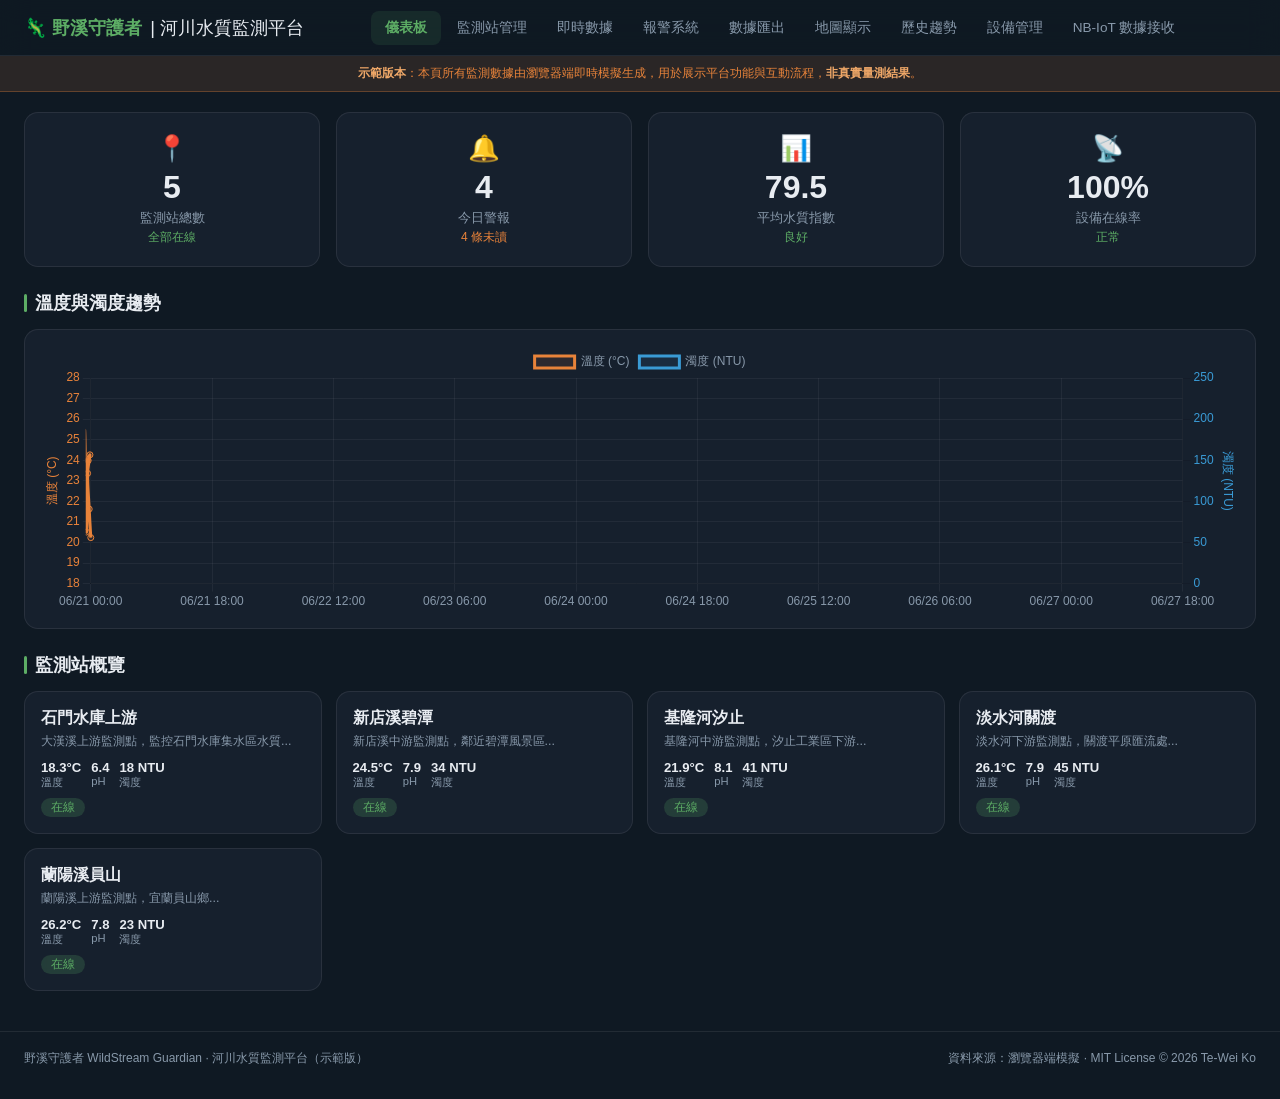
<file: docs/index.html>
<!DOCTYPE html>
<html lang="zh-Hant">
<head>
<meta charset="UTF-8">
<meta name="viewport" content="width=device-width, initial-scale=1.0">
<title>野溪守護者 — 全端河川水質監測平台</title>
<meta name="description" content="野溪守護者 WildStream Guardian：河川水質監測平台示範版，整合監測站管理、即時數據、異常警報、地圖定位、歷史趨勢與 CSV 資料匯出。">
<meta name="theme-color" content="#0F1923">
<link rel="manifest" href="manifest.json">
<link rel="icon" href="icons/favicon-32.png" sizes="32x32">
<link rel="apple-touch-icon" href="icons/apple-touch-icon.png">
<link rel="stylesheet" href="vendor/leaflet.css" />
<script src="vendor/leaflet.js"></script>
<script src="vendor/chart.umd.min.js"></script>
<style>
:root {
  --river-blue: #1A6B5A; --stream-blue: #3A9BD5; --eco-green: #5DAD65;
  --alert-orange: #E8833A; --bg-deep: #0F1923; --card-bg: #1A2332;
  --text-primary: #E8ECF1; --text-secondary: #8899AA; --border: rgba(255,255,255,0.08);
  --card-radius: 14px; --glass-blur: 12px;
}
* { margin: 0; padding: 0; box-sizing: border-box; }
body { font-family: "PingFang TC", "Helvetica Neue", "Microsoft JhengHei", sans-serif; background: var(--bg-deep); color: var(--text-primary); min-height: 100vh; }
.glass { background: rgba(26,35,50,0.75); backdrop-filter: blur(var(--glass-blur)); -webkit-backdrop-filter: blur(var(--glass-blur)); border: 1px solid var(--border); border-radius: var(--card-radius); }
/* Navbar */
.navbar { background: rgba(15,25,35,0.92); backdrop-filter: blur(16px); border-bottom: 1px solid var(--border); padding: 0 24px; display: flex; align-items: center; height: 56px; position: sticky; top: 0; z-index: 1000; }
.navbar .logo { font-size: 1.15rem; font-weight: 700; color: var(--eco-green); display: flex; align-items: center; gap: 8px; }
.navbar .logo span { color: var(--text-primary); font-weight: 400; }
.tab-nav { display: flex; flex: 1; justify-content: center; gap: 2px; overflow-x: auto; }
.tab-btn { background: transparent; border: none; color: var(--text-secondary); padding: 8px 14px; cursor: pointer; border-radius: 8px; font-size: 0.85rem; font-family: inherit; white-space: nowrap; transition: all 0.2s; }
.tab-btn:hover { color: var(--text-primary); background: rgba(255,255,255,0.05); }
.tab-btn.active { color: var(--eco-green); background: rgba(93,173,101,0.12); font-weight: 600; }
/* Content */
.content { max-width: 1400px; margin: 0 auto; padding: 20px 24px 40px; }
.tab-panel { display: none; animation: fadeIn 0.3s ease; }
.tab-panel.active { display: block; }
@keyframes fadeIn { from { opacity: 0; transform: translateY(6px); } to { opacity: 1; transform: translateY(0); } }
/* KPI Cards */
.kpi-grid { display: grid; grid-template-columns: repeat(4,1fr); gap: 16px; margin-bottom: 24px; }
.kpi-card { padding: 20px; text-align: center; }
.kpi-card .icon { font-size: 1.6rem; margin-bottom: 6px; }
.kpi-card .value { font-size: 2rem; font-weight: 700; }
.kpi-card .label { font-size: 0.8rem; color: var(--text-secondary); margin-top: 4px; }
.kpi-card .change { font-size: 0.75rem; margin-top: 2px; }
.chart-container { position: relative; height: 300px; margin-bottom: 24px; }
.chart-container canvas { width: 100% !important; }
/* Site Cards */
.site-grid { display: grid; grid-template-columns: repeat(auto-fill, minmax(240px,1fr)); gap: 14px; }
.site-card { padding: 16px; cursor: default; transition: transform 0.15s; }
.site-card:hover { transform: translateY(-2px); }
.site-card .site-name { font-weight: 600; font-size: 1rem; margin-bottom: 4px; }
.site-card .site-loc { font-size: 0.78rem; color: var(--text-secondary); margin-bottom: 10px; }
.site-card .site-metrics { display: flex; flex-wrap: wrap; gap: 10px; font-size: 0.82rem; }
.site-card .metric { display: flex; flex-direction: column; }
.site-card .metric .mval { font-weight: 600; }
.site-card .metric .mlbl { font-size: 0.7rem; color: var(--text-secondary); }
.site-card .status { display: inline-block; padding: 2px 10px; border-radius: 12px; font-size: 0.72rem; margin-top: 8px; }
.status.online { background: rgba(93,173,101,0.2); color: var(--eco-green); }
.status.offline { background: rgba(232,131,58,0.2); color: var(--alert-orange); }
/* Tables */
.data-table { width: 100%; border-collapse: collapse; font-size: 0.85rem; }
.data-table th { text-align: left; padding: 10px 12px; border-bottom: 1px solid var(--border); color: var(--text-secondary); font-weight: 500; font-size: 0.78rem; text-transform: uppercase; }
.data-table td { padding: 10px 12px; border-bottom: 1px solid rgba(255,255,255,0.04); }
.data-table tr:hover td { background: rgba(255,255,255,0.02); }
.btn { padding: 7px 16px; border-radius: 8px; border: none; cursor: pointer; font-family: inherit; font-size: 0.82rem; transition: all 0.15s; }
.btn-primary { background: var(--river-blue); color: #fff; }
.btn-primary:hover { background: #1F7D6A; }
.btn-sm { padding: 4px 10px; font-size: 0.75rem; border-radius: 6px; }
.btn-outline { background: transparent; border: 1px solid var(--border); color: var(--text-primary); }
.btn-outline:hover { background: rgba(255,255,255,0.05); }
.btn-danger { background: #C0392B; color: #fff; }
.btn-success { background: var(--eco-green); color: #fff; }
/* Modal */
.modal-overlay { display: none; position: fixed; top: 0; left: 0; width: 100%; height: 100%; background: rgba(0,0,0,0.6); z-index: 2000; align-items: center; justify-content: center; }
.modal-overlay.show { display: flex; }
.modal { background: #1A2332; border: 1px solid var(--border); border-radius: 16px; padding: 24px; width: 90%; max-width: 520px; }
.modal h3 { margin-bottom: 16px; }
.form-group { margin-bottom: 14px; }
.form-group label { display: block; font-size: 0.8rem; color: var(--text-secondary); margin-bottom: 4px; }
.form-group input, .form-group textarea, .form-group select { width: 100%; padding: 8px 12px; border-radius: 8px; border: 1px solid var(--border); background: var(--bg-deep); color: var(--text-primary); font-family: inherit; font-size: 0.85rem; }
.form-group textarea { resize: vertical; min-height: 60px; }
.modal-actions { display: flex; gap: 10px; justify-content: flex-end; margin-top: 20px; }
/* Alert */
.alert-dot { width: 8px; height: 8px; border-radius: 50%; display: inline-block; margin-right: 6px; }
.alert-dot.unread { background: #E74C3C; }
.alert-dot.read { background: var(--text-secondary); }
.badge { display: inline-block; padding: 2px 8px; border-radius: 6px; font-size: 0.72rem; font-weight: 600; }
.badge-pollution { background: rgba(231,76,60,0.2); color: #E74C3C; }
.badge-abnormal_ph { background: rgba(232,131,58,0.2); color: var(--alert-orange); }
.badge-low_battery { background: rgba(241,196,15,0.2); color: #F1C40F; }
/* Filter bar */
.filter-bar { display: flex; gap: 10px; margin-bottom: 16px; align-items: center; flex-wrap: wrap; }
.filter-bar select, .filter-bar input { padding: 6px 12px; border-radius: 8px; border: 1px solid var(--border); background: var(--bg-deep); color: var(--text-primary); font-family: inherit; font-size: 0.82rem; }
/* Map */
.map-container { height: 600px; border-radius: var(--card-radius); overflow: hidden; border: 1px solid var(--border); }
.map-container .leaflet-popup-content-wrapper { background: #1A2332; color: var(--text-primary); font-family: inherit; }
.map-container .leaflet-popup-tip { background: #1A2332; }
/* NB-IoT panel */
.payload-editor { width: 100%; min-height: 180px; background: var(--bg-deep); color: var(--eco-green); border: 1px solid var(--border); border-radius: 10px; padding: 14px; font-family: 'SF Mono','Fira Code',monospace; font-size: 0.82rem; resize: vertical; }
.log-panel { background: rgba(0,0,0,0.3); border-radius: 10px; padding: 14px; max-height: 300px; overflow-y: auto; font-family: 'SF Mono',monospace; font-size: 0.78rem; }
.log-entry { padding: 3px 0; border-bottom: 1px solid rgba(255,255,255,0.03); }
.log-entry .time { color: var(--text-secondary); margin-right: 8px; }
.log-entry.warn { color: var(--alert-orange); }
.log-entry.error { color: #E74C3C; }
/* Checkbox group */
.checkbox-group { display: flex; flex-wrap: wrap; gap: 6px 14px; }
.checkbox-group label { font-size: 0.82rem; cursor: pointer; display: flex; align-items: center; gap: 4px; }
/* Responsive */
@media (max-width: 900px) {
  .kpi-grid { grid-template-columns: repeat(2,1fr); }
  .site-grid { grid-template-columns: repeat(auto-fill, minmax(200px,1fr)); }
  .tab-nav { justify-content: flex-start; }
}
@media (max-width: 600px) {
  .kpi-grid { grid-template-columns: 1fr; }
  .navbar { padding: 0 12px; }
  .tab-btn { padding: 6px 10px; font-size: 0.78rem; }
}
/* Section title */
.section-title { font-size: 1.1rem; font-weight: 600; margin-bottom: 14px; color: var(--text-primary); display: flex; align-items: center; gap: 8px; }
.section-title::before { content: ''; width: 3px; height: 18px; background: var(--eco-green); border-radius: 2px; display: inline-block; }
/* Product cards */
.product-grid { display: grid; grid-template-columns: repeat(auto-fill, minmax(220px,1fr)); gap: 14px; }
.product-card { padding: 18px; display: flex; flex-direction: column; }
.product-card .prod-name { font-weight: 600; font-size: 0.95rem; }
.product-card .prod-desc { font-size: 0.78rem; color: var(--text-secondary); margin: 6px 0 10px; flex: 1; }
.product-card .prod-price { font-size: 1.15rem; font-weight: 700; color: var(--alert-orange); }
/* Details row */
.detail-row { background: rgba(0,0,0,0.2); }
.detail-row td { padding: 16px 20px !important; }
.detail-content { display: grid; grid-template-columns: repeat(auto-fill,minmax(180px,1fr)); gap: 10px; font-size: 0.82rem; }
/* Demo banner & footer */
.demo-banner { background: rgba(232,131,58,0.12); border-bottom: 1px solid rgba(232,131,58,0.3); color: #E8833A; font-size: 0.78rem; text-align: center; padding: 8px 16px; line-height: 1.5; }
.demo-banner b { color: #F0A868; }
.site-footer { max-width: 1400px; margin: 0 auto; padding: 18px 24px 32px; display: flex; justify-content: space-between; gap: 10px; flex-wrap: wrap; font-size: 0.75rem; color: var(--text-secondary); border-top: 1px solid var(--border); }
</style>
</head>
<body>

<!-- Navbar -->
<nav class="navbar">
  <div class="logo">&#x1F98E; 野溪守護者 <span>| 河川水質監測平台</span></div>
  <div class="tab-nav" id="tabNav">
    <button class="tab-btn active" data-tab="dashboard">儀表板</button>
    <button class="tab-btn" data-tab="stations">監測站管理</button>
    <button class="tab-btn" data-tab="realtime">即時數據</button>
    <button class="tab-btn" data-tab="alerts">報警系統</button>
    <button class="tab-btn" data-tab="export">數據匯出</button>
    <button class="tab-btn" data-tab="map">地圖顯示</button>
    <button class="tab-btn" data-tab="trends">歷史趨勢</button>
    <button class="tab-btn" data-tab="devices">設備管理</button>
    <button class="tab-btn" data-tab="nbiot">NB-IoT 數據接收</button>
  </div>
</nav>

<div class="demo-banner"><b>示範版本</b>：本頁所有監測數據由瀏覽器端即時模擬生成，用於展示平台功能與互動流程，<b>非真實量測結果</b>。</div>

<div class="content" id="contentArea"></div>

<footer class="site-footer">
  <span>野溪守護者 WildStream Guardian · 河川水質監測平台（示範版）</span>
  <span>資料來源：瀏覽器端模擬 · MIT License &copy; 2026 Te-Wei Ko</span>
</footer>

<script>
// ========== 模擬數據 ==========
const SITES = [
  {id:1, name:'石門水庫上游', lat:24.812, lng:121.246, description:'大漢溪上游監測點，監控石門水庫集水區水質'},
  {id:2, name:'新店溪碧潭', lat:24.957, lng:121.536, description:'新店溪中游監測點，鄰近碧潭風景區'},
  {id:3, name:'基隆河汐止', lat:25.066, lng:121.653, description:'基隆河中游監測點，汐止工業區下游'},
  {id:4, name:'淡水河關渡', lat:25.121, lng:121.465, description:'淡水河下游監測點，關渡平原匯流處'},
  {id:5, name:'蘭陽溪員山', lat:24.746, lng:121.725, description:'蘭陽溪上游監測點，宜蘭員山鄉'}
];

// 生成28條傳感器數據（每6小時×7天）
function generateSensorData(siteId) {
  const records = [];
  const baseDate = new Date('2026-06-21T00:00:00');
  for (let i = 0; i < 28; i++) {
    const dt = new Date(baseDate.getTime() + i * 6 * 3600 * 1000);
    let temp = 18 + Math.random() * 10;
    let ph = 6 + Math.random() * 2.5;
    let turbidity = 5 + Math.random() * 45;
    let dissolved_oxygen = 3 + Math.random() * 6;
    let conductivity = 150 + Math.random() * 450;
    let ammonia_nitrogen = 0.05 + Math.random() * 0.45;
    let total_phosphorus = 0.01 + Math.random() * 0.19;

    // 石門水庫第50-54條（即第22-26條索引，0-based: 21-25）模擬工業區污染事件
    if (siteId === 1 && i >= 21 && i <= 25) {
      turbidity = 180 + Math.random() * 60;
      ph = 5.2 + Math.random() * 1.2;
      ammonia_nitrogen = 1.5 + Math.random() * 1.0;
    }
    records.push({
      timestamp: dt.toISOString(),
      temperature: Math.round(temp * 10) / 10,
      pH: Math.round(ph * 10) / 10,
      turbidity: Math.round(turbidity),
      dissolved_oxygen: Math.round(dissolved_oxygen * 10) / 10,
      conductivity: Math.round(conductivity),
      ammonia_nitrogen: Math.round(ammonia_nitrogen * 100) / 100,
      total_phosphorus: Math.round(total_phosphorus * 100) / 100
    });
  }
  return records;
}

const SENSOR_DATA = {};
SITES.forEach(s => { SENSOR_DATA[s.id] = generateSensorData(s.id); });

// NB-IoT設備
const NB_IOT_DEVICES = [
  {device_id:'NBIOT-TW-001', site_id:1, signal:-78, battery:92, last_comms:'2026-06-28T10:15:00Z'},
  {device_id:'NBIOT-TW-002', site_id:2, signal:-65, battery:88, last_comms:'2026-06-28T10:12:00Z'},
  {device_id:'NBIOT-TW-003', site_id:3, signal:-82, battery:45, last_comms:'2026-06-28T09:58:00Z'},
  {device_id:'NBIOT-TW-004', site_id:4, signal:-71, battery:76, last_comms:'2026-06-28T10:14:00Z'},
  {device_id:'NBIOT-TW-005', site_id:5, signal:-59, battery:95, last_comms:'2026-06-28T10:16:00Z'}
];

// 歷史警報
const ALERTS = [
  {id:1, time:'2026-06-28T08:32:00Z', site_id:1, site_name:'石門水庫上游', type:'pollution', level:'high', message:'濁度異常升高至215 NTU，疑似工業廢水排放', read:false},
  {id:2, time:'2026-06-28T07:15:00Z', site_id:1, site_name:'石門水庫上游', type:'pollution', level:'high', message:'濁度持續超標 198 NTU', read:false},
  {id:3, time:'2026-06-27T22:00:00Z', site_id:1, site_name:'石門水庫上游', type:'pollution', level:'medium', message:'濁度達 185 NTU，超過警戒值', read:true},
  {id:4, time:'2026-06-27T18:30:00Z', site_id:3, site_name:'基隆河汐止', type:'abnormal_ph', level:'medium', message:'pH值降至5.6，低於正常範圍', read:true},
  {id:5, time:'2026-06-27T14:00:00Z', site_id:3, site_name:'基隆河汐止', type:'abnormal_ph', level:'medium', message:'pH值降至5.3，持續偏低', read:false},
  {id:6, time:'2026-06-26T09:45:00Z', site_id:5, site_name:'蘭陽溪員山', type:'low_battery', level:'low', message:'NB-IoT設備 NBIOT-TW-005 電量低於15%', read:false}
];

// 商城產品
const PRODUCTS = [
  {id:1, name:'基礎監測套件', desc:'NB-IoT主控+溫度/pH感測器，適合一般河川', price:1750},
  {id:2, name:'專業監測套件', desc:'全參數監測：溫度/pH/濁度/溶氧/導電度/氨氮/總磷', price:3200},
  {id:3, name:'濁度感測模組', desc:'高精度光學濁度計，量程0-1000 NTU', price:450},
  {id:4, name:'太陽能供電包', desc:'20W太陽能板+鋰電池組，確保野外持續運作', price:600}
];

// NB-IoT接收數據陣列
let nbIotReceivedData = [];

// ========== 工具函數 ==========
function formatTime(isoStr) {
  const d = new Date(isoStr);
  return `${d.getFullYear()}/${(d.getMonth()+1).toString().padStart(2,'0')}/${d.getDate().toString().padStart(2,'0')} ${d.getHours().toString().padStart(2,'0')}:${d.getMinutes().toString().padStart(2,'0')}`;
}
function formatDate(isoStr) {
  const d = new Date(isoStr);
  return `${d.getFullYear()}-${(d.getMonth()+1).toString().padStart(2,'0')}-${d.getDate().toString().padStart(2,'0')}`;
}
function getLatest(siteId) {
  const arr = SENSOR_DATA[siteId];
  return arr[arr.length - 1];
}

// ========== Tab 切換 ==========
let currentTab = 'dashboard';
const charts = {};

document.getElementById('tabNav').addEventListener('click', e => {
  const btn = e.target.closest('.tab-btn');
  if (!btn) return;
  document.querySelectorAll('.tab-btn').forEach(b => b.classList.remove('active'));
  btn.classList.add('active');
  currentTab = btn.dataset.tab;
  renderTab(currentTab);
});

// ========== 渲染引擎 ==========
function renderTab(tab) {
  const area = document.getElementById('contentArea');
  switch(tab) {
    case 'dashboard': renderDashboard(area); break;
    case 'stations': renderStations(area); break;
    case 'realtime': renderRealtime(area); break;
    case 'alerts': renderAlerts(area); break;
    case 'export': renderExport(area); break;
    case 'map': renderMap(area); break;
    case 'trends': renderTrends(area); break;
    case 'devices': renderDevices(area); break;
    case 'nbiot': renderNBIoT(area); break;
  }
}

// ====== 1. 儀表板 ======
function renderDashboard(area) {
  const totalStations = SITES.length;
  const unreadAlerts = ALERTS.filter(a => !a.read).length;
  const avgWqi = (SITES.reduce((sum, s) => {
    const d = getLatest(s.id);
    return sum + (d.pH >= 6.5 && d.pH <= 8.5 ? 80 : 50) + (d.turbidity < 50 ? 85 : d.turbidity < 100 ? 65 : 40);
  }, 0) / SITES.length / 2).toFixed(1);
  const onlineRate = '100%';

  area.innerHTML = `
    <div class="kpi-grid">
      <div class="kpi-card glass"><div class="icon">&#x1F4CD;</div><div class="value">${totalStations}</div><div class="label">監測站總數</div><div class="change" style="color:var(--eco-green)">全部在線</div></div>
      <div class="kpi-card glass"><div class="icon">&#x1F514;</div><div class="value">${unreadAlerts}</div><div class="label">今日警報</div><div class="change" style="color:var(--alert-orange)">${unreadAlerts} 條未讀</div></div>
      <div class="kpi-card glass"><div class="icon">&#x1F4CA;</div><div class="value">${avgWqi}</div><div class="label">平均水質指數</div><div class="change" style="color:var(--eco-green)">良好</div></div>
      <div class="kpi-card glass"><div class="icon">&#x1F4E1;</div><div class="value">${onlineRate}</div><div class="label">設備在線率</div><div class="change" style="color:var(--eco-green)">正常</div></div>
    </div>
    <div class="section-title">溫度與濁度趨勢</div>
    <div class="chart-container glass" style="padding:16px;"><canvas id="dashboardTrendChart"></canvas></div>
    <div class="section-title">監測站概覽</div>
    <div class="site-grid" id="dashboardSiteGrid"></div>
  `;

  // 趨勢圖
  const ctx = document.getElementById('dashboardTrendChart').getContext('2d');
  const labels = SENSOR_DATA[1].map(r => formatTime(r.timestamp).slice(5));
  charts.dashboard = new Chart(ctx, {
    type: 'line',
    data: {
      labels,
      datasets: [
        { label: '溫度 (°C)', data: SENSOR_DATA[1].map(r => r.temperature), borderColor: '#E8833A', backgroundColor: 'rgba(232,131,58,0.1)', yAxisID: 'y', tension: 0.3, fill: false },
        { label: '濁度 (NTU)', data: SENSOR_DATA[1].map(r => r.turbidity), borderColor: '#3A9BD5', backgroundColor: 'rgba(58,155,213,0.1)', yAxisID: 'y1', tension: 0.3, fill: false }
      ]
    },
    options: {
      responsive: true, maintainAspectRatio: false,
      plugins: { legend: { labels: { color: '#8899AA' } } },
      scales: {
        x: { ticks: { color: '#8899AA', maxTicksLimit: 10 }, grid: { color: 'rgba(255,255,255,0.05)' } },
        y: { type: 'linear', position: 'left', title: { display: true, text: '溫度 (°C)', color: '#E8833A' }, ticks: { color: '#E8833A' }, grid: { color: 'rgba(255,255,255,0.05)' } },
        y1: { type: 'linear', position: 'right', title: { display: true, text: '濁度 (NTU)', color: '#3A9BD5' }, ticks: { color: '#3A9BD5' }, grid: { drawOnChartArea: false } }
      }
    }
  });

  // 站點卡片
  const grid = document.getElementById('dashboardSiteGrid');
  SITES.forEach(s => {
    const d = getLatest(s.id);
    const card = document.createElement('div');
    card.className = 'site-card glass';
    card.innerHTML = `
      <div class="site-name">${s.name}</div>
      <div class="site-loc">${s.description.slice(0,20)}...</div>
      <div class="site-metrics">
        <div class="metric"><span class="mval">${d.temperature}°C</span><span class="mlbl">溫度</span></div>
        <div class="metric"><span class="mval">${d.pH}</span><span class="mlbl">pH</span></div>
        <div class="metric"><span class="mval">${d.turbidity} NTU</span><span class="mlbl">濁度</span></div>
      </div>
      <span class="status online">在線</span>
    `;
    grid.appendChild(card);
  });
}

// ====== 2. 監測站管理 ======
function renderStations(area) {
  area.innerHTML = `
    <div style="display:flex;justify-content:space-between;align-items:center;margin-bottom:14px;">
      <div class="section-title" style="margin-bottom:0;">監測站列表</div>
      <button class="btn btn-primary" onclick="openStationModal()">+ 新增監測站</button>
    </div>
    <div class="glass" style="overflow-x:auto;">
      <table class="data-table" id="stationsTable">
        <thead><tr><th>ID</th><th>名稱</th><th>緯度</th><th>經度</th><th>描述</th><th>操作</th></tr></thead>
        <tbody id="stationsTbody"></tbody>
      </table>
    </div>
    <div class="modal-overlay" id="stationModal">
      <div class="modal">
        <h3 id="stationModalTitle">新增監測站</h3>
        <div class="form-group"><label>監測站名稱</label><input id="sName"></div>
        <div class="form-group"><label>緯度</label><input id="sLat" type="number" step="0.001"></div>
        <div class="form-group"><label>經度</label><input id="sLng" type="number" step="0.001"></div>
        <div class="form-group"><label>描述</label><textarea id="sDesc"></textarea></div>
        <input type="hidden" id="sEditId">
        <div class="modal-actions">
          <button class="btn btn-outline" onclick="closeStationModal()">取消</button>
          <button class="btn btn-primary" onclick="saveStation()">儲存</button>
        </div>
      </div>
    </div>
  `;
  refreshStationsTable();
}
function refreshStationsTable() {
  const tbody = document.getElementById('stationsTbody');
  tbody.innerHTML = SITES.map(s => `
    <tr>
      <td>${s.id}</td>
      <td><a href="#" onclick="expandStationRow(event,${s.id})" style="color:var(--stream-blue);text-decoration:none;">${s.name}</a></td>
      <td>${s.lat}</td>
      <td>${s.lng}</td>
      <td>${s.description.slice(0,25)}...</td>
      <td>
        <button class="btn btn-sm btn-outline" onclick="editStation(${s.id})">編輯</button>
        <button class="btn btn-sm btn-danger" onclick="deleteStation(${s.id})">刪除</button>
      </td>
    </tr>
  `).join('');
}
function expandStationRow(e, id) {
  e.preventDefault();
  const existing = document.querySelector(`.detail-row[data-site="${id}"]`);
  if (existing) { existing.remove(); return; }
  const s = SITES.find(x => x.id === id);
  const d = getLatest(id);
  const tr = document.createElement('tr');
  tr.className = 'detail-row'; tr.dataset.site = id;
  tr.innerHTML = `<td colspan="6">
    <div class="detail-content">
      <div><strong>最新溫度</strong><br>${d.temperature} °C</div>
      <div><strong>最新pH</strong><br>${d.pH}</div>
      <div><strong>最新濁度</strong><br>${d.turbidity} NTU</div>
      <div><strong>溶氧</strong><br>${d.dissolved_oxygen} mg/L</div>
      <div><strong>導電度</strong><br>${d.conductivity} µS/cm</div>
      <div><strong>氨氮</strong><br>${d.ammonia_nitrogen} mg/L</div>
      <div><strong>總磷</strong><br>${d.total_phosphorus} mg/L</div>
      <div><strong>完整描述</strong><br>${s.description}</div>
    </div>
  </td>`;
  e.target.closest('tr').after(tr);
}
function openStationModal(id) {
  document.getElementById('stationModal').classList.add('show');
  if (id) {
    const s = SITES.find(x => x.id === id);
    document.getElementById('stationModalTitle').textContent = '編輯監測站';
    document.getElementById('sName').value = s.name;
    document.getElementById('sLat').value = s.lat;
    document.getElementById('sLng').value = s.lng;
    document.getElementById('sDesc').value = s.description;
    document.getElementById('sEditId').value = id;
  } else {
    document.getElementById('stationModalTitle').textContent = '新增監測站';
    document.getElementById('sName').value = '';
    document.getElementById('sLat').value = '';
    document.getElementById('sLng').value = '';
    document.getElementById('sDesc').value = '';
    document.getElementById('sEditId').value = '';
  }
}
function closeStationModal() { document.getElementById('stationModal').classList.remove('show'); }
function saveStation() {
  const editId = document.getElementById('sEditId').value;
  const name = document.getElementById('sName').value.trim();
  const lat = parseFloat(document.getElementById('sLat').value);
  const lng = parseFloat(document.getElementById('sLng').value);
  const desc = document.getElementById('sDesc').value.trim();
  if (!name || isNaN(lat) || isNaN(lng)) { alert('請填寫完整資訊'); return; }
  if (editId) {
    const s = SITES.find(x => x.id == editId);
    s.name = name; s.lat = lat; s.lng = lng; s.description = desc;
  } else {
    const newId = Math.max(...SITES.map(x => x.id)) + 1;
    SITES.push({id: newId, name, lat, lng, description: desc});
    SENSOR_DATA[newId] = generateSensorData(newId);
  }
  closeStationModal();
  refreshStationsTable();
  if (currentTab === 'dashboard') renderDashboard(document.getElementById('contentArea'));
}
function deleteStation(id) {
  if (!confirm(`確定要刪除監測站 ID=${id} 嗎？此操作不可復原。`)) return;
  const idx = SITES.findIndex(x => x.id === id);
  if (idx >= 0) SITES.splice(idx, 1);
  delete SENSOR_DATA[id];
  refreshStationsTable();
  if (currentTab === 'dashboard') renderDashboard(document.getElementById('contentArea'));
}
function editStation(id) { openStationModal(id); }

// ====== 3. 即時數據 ======
let realtimeInterval = null;
function renderRealtime(area) {
  area.innerHTML = `
    <div style="display:flex;justify-content:space-between;align-items:center;margin-bottom:14px;">
      <div class="section-title" style="margin-bottom:0;">即時監測數據</div>
      <span style="color:var(--text-secondary);font-size:0.78rem;">自動更新倒數：<span id="realtimeCountdown">30</span> 秒</span>
    </div>
    <div class="glass" style="overflow-x:auto;">
      <table class="data-table" id="realtimeTable">
        <thead><tr><th>站點</th><th>時間</th><th>溫度 (°C)</th><th>pH</th><th>濁度 (NTU)</th><th>溶氧 (mg/L)</th><th>導電度 (µS/cm)</th><th>氨氮 (mg/L)</th><th>總磷 (mg/L)</th><th>狀態</th></tr></thead>
        <tbody id="realtimeTbody"></tbody>
      </table>
    </div>
    <div style="margin-top:12px;font-size:0.75rem;color:var(--text-secondary);">示範資料：由瀏覽器端即時模擬生成，每 30 秒隨機微調 ±5%，非真實量測結果</div>
  `;
  updateRealtimeTable();
  startRealtimeCountdown();
}
function updateRealtimeTable() {
  const tbody = document.getElementById('realtimeTbody');
  tbody.innerHTML = SITES.map(s => {
    const d = getLatest(s.id);
    const status = d.turbidity > 100 ? '<span style="color:#E74C3C;">異常</span>' : '<span style="color:var(--eco-green);">正常</span>';
    return `<tr>
      <td>${s.name}</td><td>${formatTime(d.timestamp)}</td>
      <td>${d.temperature}</td><td>${d.pH}</td><td>${d.turbidity}</td>
      <td>${d.dissolved_oxygen}</td><td>${d.conductivity}</td>
      <td>${d.ammonia_nitrogen}</td><td>${d.total_phosphorus}</td>
      <td>${status}</td>
    </tr>`;
  }).join('');
}
function startRealtimeCountdown() {
  if (realtimeInterval) clearInterval(realtimeInterval);
  let sec = 30;
  const el = document.getElementById('realtimeCountdown');
  realtimeInterval = setInterval(() => {
    sec--; el.textContent = sec;
    if (sec <= 0) {
      sec = 30;
      // 微調數據 ±5%
      SITES.forEach(s => {
        const arr = SENSOR_DATA[s.id];
        const last = arr[arr.length - 1];
        const perturb = () => 0.95 + Math.random() * 0.1;
        last.temperature = Math.round(last.temperature * perturb() * 10) / 10;
        last.turbidity = Math.round(last.turbidity * perturb());
        last.pH = Math.round(last.pH * perturb() * 10) / 10;
        last.dissolved_oxygen = Math.round(last.dissolved_oxygen * perturb() * 10) / 10;
        last.conductivity = Math.round(last.conductivity * perturb());
        last.ammonia_nitrogen = Math.round(last.ammonia_nitrogen * perturb() * 100) / 100;
        last.total_phosphorus = Math.round(last.total_phosphorus * perturb() * 100) / 100;
      });
      updateRealtimeTable();
    }
  }, 1000);
}

// ====== 4. 報警系統 ======
function renderAlerts(area) {
  area.innerHTML = `
    <div class="section-title">報警列表</div>
    <div class="filter-bar" id="alertFilter">
      <button class="btn btn-sm btn-primary" data-filter="all">全部</button>
      <button class="btn btn-sm btn-outline" data-filter="unread">未讀</button>
      <button class="btn btn-sm btn-outline" data-filter="read">已讀</button>
      <span style="color:var(--text-secondary);font-size:0.78rem;margin-left:auto;">點擊「標記已讀」即可處理</span>
    </div>
    <div class="glass" style="overflow-x:auto;">
      <table class="data-table" id="alertsTable">
        <thead><tr><th></th><th>時間</th><th>站點</th><th>類型</th><th>等級</th><th>訊息</th><th>操作</th></tr></thead>
        <tbody id="alertsTbody"></tbody>
      </table>
    </div>
  `;
  renderAlertTable('all');
  document.getElementById('alertFilter').addEventListener('click', e => {
    const btn = e.target.closest('button');
    if (!btn) return;
    document.querySelectorAll('#alertFilter button').forEach(b => { b.className = 'btn btn-sm btn-outline'; });
    btn.className = 'btn btn-sm btn-primary';
    renderAlertTable(btn.dataset.filter);
  });
}
function renderAlertTable(filter) {
  const filtered = ALERTS.filter(a => filter === 'all' || (filter === 'unread' ? !a.read : a.read));
  const tbody = document.getElementById('alertsTbody');
  const typeBadge = t => t === 'pollution' ? 'badge-pollution' : t === 'abnormal_ph' ? 'badge-abnormal_ph' : 'badge-low_battery';
  tbody.innerHTML = filtered.map(a => `
    <tr>
      <td><span class="alert-dot ${a.read ? 'read' : 'unread'}"></span></td>
      <td>${formatTime(a.time)}</td><td>${a.site_name}</td>
      <td><span class="badge ${typeBadge(a.type)}">${a.type}</span></td>
      <td>${a.level}</td><td>${a.message}</td>
      <td>${a.read ? '已讀' : `<button class="btn btn-sm btn-outline" onclick="markAlertRead(${a.id})">標記已讀</button>`}</td>
    </tr>
  `).join('');
}
function markAlertRead(id) {
  const alert = ALERTS.find(a => a.id === id);
  if (alert) alert.read = true;
  const activeFilter = document.querySelector('#alertFilter .btn-primary')?.dataset?.filter || 'all';
  renderAlertTable(activeFilter);
}

// ====== 5. 數據匯出 ======
function renderExport(area) {
  area.innerHTML = `
    <div class="section-title">數據匯出</div>
    <div class="filter-bar">
      <select id="exportSite"><option value="all">全部站點</option>${SITES.map(s => `<option value="${s.id}">${s.name}</option>`).join('')}</select>
      <input type="date" id="exportStart" value="2026-06-21">
      <span style="color:var(--text-secondary);">至</span>
      <input type="date" id="exportEnd" value="2026-06-28">
      <button class="btn btn-primary" onclick="previewExport()">預覽</button>
      <button class="btn btn-success" onclick="exportCSV()">匯出 CSV</button>
    </div>
    <div class="glass" style="overflow-x:auto;max-height:500px;overflow-y:auto;">
      <table class="data-table" id="exportTable">
        <thead><tr><th>站點</th><th>時間</th><th>溫度</th><th>pH</th><th>濁度</th><th>溶氧</th><th>導電度</th><th>氨氮</th><th>總磷</th></tr></thead>
        <tbody id="exportTbody"><tr><td colspan="9" style="text-align:center;color:var(--text-secondary);">請選擇條件後點擊「預覽」</td></tr></tbody>
      </table>
    </div>
  `;
  window._exportData = [];
}
function previewExport() {
  const siteId = document.getElementById('exportSite').value;
  const start = document.getElementById('exportStart').value;
  const end = document.getElementById('exportEnd').value;
  const siteIds = siteId === 'all' ? SITES.map(s => s.id) : [parseInt(siteId)];
  const rows = [];
  siteIds.forEach(sid => {
    const site = SITES.find(s => s.id === sid);
    SENSOR_DATA[sid].forEach(d => {
      const dStr = formatDate(d.timestamp);
      if (dStr >= start && dStr <= end) {
        rows.push([site.name, formatTime(d.timestamp), d.temperature, d.pH, d.turbidity, d.dissolved_oxygen, d.conductivity, d.ammonia_nitrogen, d.total_phosphorus]);
      }
    });
  });
  window._exportData = rows;
  const tbody = document.getElementById('exportTbody');
  tbody.innerHTML = rows.length === 0
    ? '<tr><td colspan="9" style="text-align:center;color:var(--text-secondary);">無符合條件的數據</td></tr>'
    : rows.map(r => `<tr>${r.map(v => `<td>${v}</td>`).join('')}</tr>`).join('');
}
function exportCSV() {
  if (!window._exportData || window._exportData.length === 0) { alert('請先預覽數據'); return; }
  const header = '站點,時間,溫度(°C),pH,濁度(NTU),溶氧(mg/L),導電度(µS/cm),氨氮(mg/L),總磷(mg/L)';
  const csv = header + '\n' + window._exportData.map(r => r.join(',')).join('\n');
  const blob = new Blob(['\uFEFF' + csv], {type: 'text/csv;charset=utf-8'});
  const url = URL.createObjectURL(blob);
  const a = document.createElement('a');
  a.href = url; a.download = `water_quality_export_${new Date().toISOString().slice(0,10)}.csv`;
  a.click(); URL.revokeObjectURL(url);
}

// ====== 6. 地圖顯示 ======
let mapInstance = null;
function renderMap(area) {
  area.innerHTML = `<div class="section-title">監測站地圖</div><div class="map-container" id="mapContainer"></div>`;
  setTimeout(() => {
    if (mapInstance) { mapInstance.remove(); mapInstance = null; }
    mapInstance = L.map('mapContainer').setView([24.9, 121.5], 9);
    L.tileLayer('https://server.arcgisonline.com/ArcGIS/rest/services/World_Imagery/MapServer/tile/{z}/{y}/{x}', {
      attribution: 'Tiles &copy; <a href="https://www.esri.com/">Esri</a> — Esri, Maxar, Earthstar Geographics',
      maxZoom: 18
    }).addTo(mapInstance);
    const markerColors = ['#E74C3C','#3A9BD5','#E8833A','#5DAD65','#1A6B5A'];
    SITES.forEach((s, i) => {
      const d = getLatest(s.id);
      const marker = L.circleMarker([s.lat, s.lng], {
        radius: 10, fillColor: markerColors[i], color: '#fff', weight: 2, fillOpacity: 0.85
      }).addTo(mapInstance);
      marker.bindPopup(`
        <div style="font-family:'PingFang TC',sans-serif;font-size:0.85rem;">
          <strong style="font-size:0.95rem;">${s.name}</strong><br>
          <span style="color:#8899AA;">${s.description}</span><br>
          <span>溫度: ${d.temperature}°C | pH: ${d.pH} | 濁度: ${d.turbidity} NTU</span><br>
          <span style="color:var(--eco-green);">狀態: 在線</span>
        </div>
      `);
    });
  }, 100);
}

// ====== 7. 歷史趨勢 ======
function renderTrends(area) {
  area.innerHTML = `
    <div class="section-title">歷史趨勢分析</div>
    <div class="filter-bar">
      <select id="trendSite">${SITES.map(s => `<option value="${s.id}">${s.name}</option>`).join('')}</select>
      <div class="checkbox-group" id="trendParams">
        <label><input type="checkbox" value="temperature" checked> 溫度</label>
        <label><input type="checkbox" value="pH" checked> pH</label>
        <label><input type="checkbox" value="turbidity" checked> 濁度</label>
        <label><input type="checkbox" value="dissolved_oxygen"> 溶氧</label>
        <label><input type="checkbox" value="conductivity"> 導電度</label>
        <label><input type="checkbox" value="ammonia_nitrogen"> 氨氮</label>
        <label><input type="checkbox" value="total_phosphorus"> 總磷</label>
      </div>
      <button class="btn btn-primary" onclick="updateTrendChart()">更新圖表</button>
    </div>
    <div class="chart-container glass" style="padding:16px;"><canvas id="trendChart"></canvas></div>
    <div class="glass" style="overflow-x:auto;margin-top:14px;">
      <table class="data-table" id="trendStatsTable"><thead><tr><th>參數</th><th>最小值</th><th>最大值</th><th>平均值</th></tr></thead><tbody id="trendStatsTbody"></tbody></table>
    </div>
  `;
  updateTrendChart();
  document.getElementById('trendSite').addEventListener('change', updateTrendChart);
}
function updateTrendChart() {
  const siteId = parseInt(document.getElementById('trendSite').value);
  const params = [...document.querySelectorAll('#trendParams input:checked')].map(c => c.value);
  const data = SENSOR_DATA[siteId];
  const labels = data.map(r => formatTime(r.timestamp).slice(5));
  const colors = {temperature:'#E8833A', pH:'#3A9BD5', turbidity:'#5DAD65', dissolved_oxygen:'#3498DB', conductivity:'#9B59B6', ammonia_nitrogen:'#E74C3C', total_phosphorus:'#F1C40F'};
  const names = {temperature:'溫度 (°C)', pH:'pH', turbidity:'濁度 (NTU)', dissolved_oxygen:'溶氧 (mg/L)', conductivity:'導電度 (µS/cm)', ammonia_nitrogen:'氨氮 (mg/L)', total_phosphorus:'總磷 (mg/L)'};
  const datasets = params.map(p => ({
    label: names[p], data: data.map(r => r[p]), borderColor: colors[p], tension: 0.3, fill: false, pointRadius: 1
  }));
  if (charts.trend) charts.trend.destroy();
  const ctx = document.getElementById('trendChart').getContext('2d');
  charts.trend = new Chart(ctx, {
    type: 'line', data: {labels, datasets},
    options: {
      responsive: true, maintainAspectRatio: false,
      plugins: { legend: { labels: { color: '#8899AA', usePointStyle: true } } },
      scales: {
        x: { ticks: { color: '#8899AA', maxTicksLimit: 10 }, grid: { color: 'rgba(255,255,255,0.05)' } },
        y: { ticks: { color: '#8899AA' }, grid: { color: 'rgba(255,255,255,0.05)' } }
      }
    }
  });
  // 統計表
  const tbody = document.getElementById('trendStatsTbody');
  tbody.innerHTML = params.map(p => {
    const vals = data.map(r => r[p]);
    const min = Math.min(...vals); const max = Math.max(...vals);
    const avg = (vals.reduce((a,b) => a + b, 0) / vals.length).toFixed(2);
    return `<tr><td>${names[p]}</td><td>${typeof min === 'number' ? min.toFixed(2) : min}</td><td>${typeof max === 'number' ? max.toFixed(2) : max}</td><td>${avg}</td></tr>`;
  }).join('');
}

// ====== 8. 設備管理 ======
function renderDevices(area) {
  area.innerHTML = `
    <div class="section-title">NB-IoT 設備管理</div>
    <div class="glass" style="overflow-x:auto;margin-bottom:14px;">
      <table class="data-table" id="devicesTable">
        <thead><tr><th>設備 ID</th><th>歸屬站點</th><th>訊號強度 (dBm)</th><th>電池 (%)</th><th>上次通訊</th><th>操作</th></tr></thead>
        <tbody id="devicesTbody"></tbody>
      </table>
    </div>
    <div style="margin-top:8px;font-size:0.78rem;color:var(--text-secondary);">點擊「觸發模擬數據發送」將隨機生成一條測試數據並送往 NB-IoT 數據接收模組。</div>
  `;
  refreshDevicesTable();
}
function refreshDevicesTable() {
  const tbody = document.getElementById('devicesTbody');
  tbody.innerHTML = NB_IOT_DEVICES.map(d => {
    const site = SITES.find(s => s.id === d.site_id);
    const batStyle = d.battery < 20 ? 'color:#E74C3C;font-weight:600;' : d.battery < 50 ? 'color:#F1C40F;' : '';
    return `<tr>
      <td>${d.device_id}</td><td>${site?.name || '未知'}</td>
      <td>${d.signal} dBm</td><td style="${batStyle}">${d.battery}%</td>
      <td>${formatTime(d.last_comms)}</td>
      <td><button class="btn btn-sm btn-outline" onclick="triggerSimulatedData('${d.device_id}')">觸發模擬數據發送</button></td>
    </tr>`;
  }).join('');
}
function triggerSimulatedData(deviceId) {
  const dev = NB_IOT_DEVICES.find(d => d.device_id === deviceId);
  if (!dev) return;
  const siteId = dev.site_id;
  const temp = 18 + Math.random() * 10;
  const ph = 5.5 + Math.random() * 3.5;
  const turbidity = 5 + Math.random() * 120;
  const battery = dev.battery - Math.random() * 8;
  dev.battery = Math.max(0, Math.round(battery));
  dev.last_comms = new Date().toISOString();
  dev.signal = Math.round(-50 - Math.random() * 40);
  const payload = {
    device_id: deviceId,
    site_id: siteId,
    timestamp: new Date().toISOString(),
    temperature: Math.round(temp * 10) / 10,
    pH: Math.round(ph * 10) / 10,
    turbidity: Math.round(turbidity),
    battery: dev.battery
  };
  nbIotReceivedData.push(payload);
  // 異常檢測
  const logs = [];
  if (turbidity > 100) logs.push({level:'warn', msg:`⚠️ ${deviceId} 濁度 ${Math.round(turbidity)} NTU 超標 → pollution 警報`});
  if (ph < 6 || ph > 9) logs.push({level:'warn', msg:`⚠️ ${deviceId} pH ${ph.toFixed(1)} 異常 → abnormal_ph 警報`});
  if (dev.battery < 15) logs.push({level:'error', msg:`🔋 ${deviceId} 電量 ${dev.battery}% 過低 → low_battery 警報`});
  refreshDevicesTable();
  alert(`設備 ${deviceId} 已發送模擬數據。\n${logs.length > 0 ? logs.map(l => l.msg).join('\n') : '✓ 數據正常，無異常警報'}`);
}

// ====== 9. NB-IoT 數據接收 ======
function renderNBIoT(area) {
  area.innerHTML = `
    <div class="section-title">NB-IoT 數據接收模擬</div>
    <div style="display:grid;grid-template-columns:1fr 1fr;gap:16px;">
      <div>
        <div class="form-group"><label>JSON Payload（模擬 NB-IoT 上行數據）</label></div>
        <textarea class="payload-editor" id="nbiotPayload">{
  "device_id": "NBIOT-TW-001",
  "site_id": 1,
  "timestamp": "${new Date().toISOString()}",
  "temperature": 22.5,
  "pH": 7.2,
  "turbidity": 85,
  "dissolved_oxygen": 5.8,
  "conductivity": 320,
  "ammonia_nitrogen": 0.35,
  "total_phosphorus": 0.12,
  "battery": 88,
  "signal_strength": -78
}</textarea>
        <button class="btn btn-primary" style="margin-top:10px;" onclick="sendNBIoTData()">發送數據</button>
        <button class="btn btn-outline" style="margin-top:10px;margin-left:8px;" onclick="document.getElementById('nbiotPayload').value=JSON.stringify({device_id:'NBIOT-TW-001',site_id:1,timestamp:new Date().toISOString(),temperature:18+(Math.random()*10).toFixed(1),pH:(6+Math.random()*3.5).toFixed(1),turbidity:Math.round(5+Math.random()*200),dissolved_oxygen:(3+Math.random()*6).toFixed(1),conductivity:Math.round(150+Math.random()*450),ammonia_nitrogen:(0.05+Math.random()*2).toFixed(2),total_phosphorus:(0.01+Math.random()*0.5).toFixed(2),battery:Math.round(10+Math.random()*90),signal_strength:Math.round(-50-Math.random()*40)},null,2)">產生隨機 Payload</button>
      </div>
      <div>
        <div class="form-group"><label>接收日誌與異常檢測</label></div>
        <div class="log-panel" id="nbiotLog">
          <div style="color:var(--text-secondary);">等待數據接收...</div>
        </div>
      </div>
    </div>
  `;
}
function sendNBIoTData() {
  const raw = document.getElementById('nbiotPayload').value;
  let data;
  try { data = JSON.parse(raw); } catch(e) { alert('JSON 格式錯誤：' + e.message); return; }
  if (!data.timestamp) data.timestamp = new Date().toISOString();
  nbIotReceivedData.push(data);
  // 異常檢測
  const alerts = [];
  if (data.turbidity && data.turbidity > 100) alerts.push({type:'pollution', msg:`濁度 ${data.turbidity} NTU 超標（>100）`});
  if (data.pH && (data.pH < 6 || data.pH > 9)) alerts.push({type:'abnormal_ph', msg:`pH ${data.pH} 異常（正常範圍 6-9）`});
  if (data.battery !== undefined && data.battery < 15) alerts.push({type:'low_battery', msg:`電量 ${data.battery}% 過低（<15%）`});
  // 更新日誌
  const log = document.getElementById('nbiotLog');
  const entry = document.createElement('div');
  entry.className = 'log-entry';
  const time = new Date().toLocaleTimeString('zh-TW', {hour12:false});
  if (alerts.length > 0) {
    entry.classList.add('warn');
    entry.innerHTML = `<span class="time">${time}</span> 收到 ${data.device_id || 'unknown'} → ${alerts.map(a => a.msg).join(' | ')}`;
  } else {
    entry.innerHTML = `<span class="time">${time}</span> 收到 ${data.device_id || 'unknown'} → ✓ 數據正常`;
  }
  log.insertBefore(entry, log.firstChild);
  if (log.children.length > 50) log.removeChild(log.lastChild);
}

// ========== 初始化 ==========
renderTab('dashboard');

// PWA：註冊 Service Worker（離線快取）
if ('serviceWorker' in navigator) {
  window.addEventListener('load', () => {
    navigator.serviceWorker.register('sw.js').catch(() => {});
  });
}
</script>
</body>
</html>
</file>
<file: docs/vendor/leaflet.css>
/* required styles */

.leaflet-pane,
.leaflet-tile,
.leaflet-marker-icon,
.leaflet-marker-shadow,
.leaflet-tile-container,
.leaflet-pane > svg,
.leaflet-pane > canvas,
.leaflet-zoom-box,
.leaflet-image-layer,
.leaflet-layer {
	position: absolute;
	left: 0;
	top: 0;
	}
.leaflet-container {
	overflow: hidden;
	}
.leaflet-tile,
.leaflet-marker-icon,
.leaflet-marker-shadow {
	-webkit-user-select: none;
	   -moz-user-select: none;
	        user-select: none;
	  -webkit-user-drag: none;
	}
/* Prevents IE11 from highlighting tiles in blue */
.leaflet-tile::selection {
	background: transparent;
}
/* Safari renders non-retina tile on retina better with this, but Chrome is worse */
.leaflet-safari .leaflet-tile {
	image-rendering: -webkit-optimize-contrast;
	}
/* hack that prevents hw layers "stretching" when loading new tiles */
.leaflet-safari .leaflet-tile-container {
	width: 1600px;
	height: 1600px;
	-webkit-transform-origin: 0 0;
	}
.leaflet-marker-icon,
.leaflet-marker-shadow {
	display: block;
	}
/* .leaflet-container svg: reset svg max-width decleration shipped in Joomla! (joomla.org) 3.x */
/* .leaflet-container img: map is broken in FF if you have max-width: 100% on tiles */
.leaflet-container .leaflet-overlay-pane svg {
	max-width: none !important;
	max-height: none !important;
	}
.leaflet-container .leaflet-marker-pane img,
.leaflet-container .leaflet-shadow-pane img,
.leaflet-container .leaflet-tile-pane img,
.leaflet-container img.leaflet-image-layer,
.leaflet-container .leaflet-tile {
	max-width: none !important;
	max-height: none !important;
	width: auto;
	padding: 0;
	}

.leaflet-container img.leaflet-tile {
	/* See: https://bugs.chromium.org/p/chromium/issues/detail?id=600120 */
	mix-blend-mode: plus-lighter;
}

.leaflet-container.leaflet-touch-zoom {
	-ms-touch-action: pan-x pan-y;
	touch-action: pan-x pan-y;
	}
.leaflet-container.leaflet-touch-drag {
	-ms-touch-action: pinch-zoom;
	/* Fallback for FF which doesn't support pinch-zoom */
	touch-action: none;
	touch-action: pinch-zoom;
}
.leaflet-container.leaflet-touch-drag.leaflet-touch-zoom {
	-ms-touch-action: none;
	touch-action: none;
}
.leaflet-container {
	-webkit-tap-highlight-color: transparent;
}
.leaflet-container a {
	-webkit-tap-highlight-color: rgba(51, 181, 229, 0.4);
}
.leaflet-tile {
	filter: inherit;
	visibility: hidden;
	}
.leaflet-tile-loaded {
	visibility: inherit;
	}
.leaflet-zoom-box {
	width: 0;
	height: 0;
	-moz-box-sizing: border-box;
	     box-sizing: border-box;
	z-index: 800;
	}
/* workaround for https://bugzilla.mozilla.org/show_bug.cgi?id=888319 */
.leaflet-overlay-pane svg {
	-moz-user-select: none;
	}

.leaflet-pane         { z-index: 400; }

.leaflet-tile-pane    { z-index: 200; }
.leaflet-overlay-pane { z-index: 400; }
.leaflet-shadow-pane  { z-index: 500; }
.leaflet-marker-pane  { z-index: 600; }
.leaflet-tooltip-pane   { z-index: 650; }
.leaflet-popup-pane   { z-index: 700; }

.leaflet-map-pane canvas { z-index: 100; }
.leaflet-map-pane svg    { z-index: 200; }

.leaflet-vml-shape {
	width: 1px;
	height: 1px;
	}
.lvml {
	behavior: url(#default#VML);
	display: inline-block;
	position: absolute;
	}


/* control positioning */

.leaflet-control {
	position: relative;
	z-index: 800;
	pointer-events: visiblePainted; /* IE 9-10 doesn't have auto */
	pointer-events: auto;
	}
.leaflet-top,
.leaflet-bottom {
	position: absolute;
	z-index: 1000;
	pointer-events: none;
	}
.leaflet-top {
	top: 0;
	}
.leaflet-right {
	right: 0;
	}
.leaflet-bottom {
	bottom: 0;
	}
.leaflet-left {
	left: 0;
	}
.leaflet-control {
	float: left;
	clear: both;
	}
.leaflet-right .leaflet-control {
	float: right;
	}
.leaflet-top .leaflet-control {
	margin-top: 10px;
	}
.leaflet-bottom .leaflet-control {
	margin-bottom: 10px;
	}
.leaflet-left .leaflet-control {
	margin-left: 10px;
	}
.leaflet-right .leaflet-control {
	margin-right: 10px;
	}


/* zoom and fade animations */

.leaflet-fade-anim .leaflet-popup {
	opacity: 0;
	-webkit-transition: opacity 0.2s linear;
	   -moz-transition: opacity 0.2s linear;
	        transition: opacity 0.2s linear;
	}
.leaflet-fade-anim .leaflet-map-pane .leaflet-popup {
	opacity: 1;
	}
.leaflet-zoom-animated {
	-webkit-transform-origin: 0 0;
	    -ms-transform-origin: 0 0;
	        transform-origin: 0 0;
	}
svg.leaflet-zoom-animated {
	will-change: transform;
}

.leaflet-zoom-anim .leaflet-zoom-animated {
	-webkit-transition: -webkit-transform 0.25s cubic-bezier(0,0,0.25,1);
	   -moz-transition:    -moz-transform 0.25s cubic-bezier(0,0,0.25,1);
	        transition:         transform 0.25s cubic-bezier(0,0,0.25,1);
	}
.leaflet-zoom-anim .leaflet-tile,
.leaflet-pan-anim .leaflet-tile {
	-webkit-transition: none;
	   -moz-transition: none;
	        transition: none;
	}

.leaflet-zoom-anim .leaflet-zoom-hide {
	visibility: hidden;
	}


/* cursors */

.leaflet-interactive {
	cursor: pointer;
	}
.leaflet-grab {
	cursor: -webkit-grab;
	cursor:    -moz-grab;
	cursor:         grab;
	}
.leaflet-crosshair,
.leaflet-crosshair .leaflet-interactive {
	cursor: crosshair;
	}
.leaflet-popup-pane,
.leaflet-control {
	cursor: auto;
	}
.leaflet-dragging .leaflet-grab,
.leaflet-dragging .leaflet-grab .leaflet-interactive,
.leaflet-dragging .leaflet-marker-draggable {
	cursor: move;
	cursor: -webkit-grabbing;
	cursor:    -moz-grabbing;
	cursor:         grabbing;
	}

/* marker & overlays interactivity */
.leaflet-marker-icon,
.leaflet-marker-shadow,
.leaflet-image-layer,
.leaflet-pane > svg path,
.leaflet-tile-container {
	pointer-events: none;
	}

.leaflet-marker-icon.leaflet-interactive,
.leaflet-image-layer.leaflet-interactive,
.leaflet-pane > svg path.leaflet-interactive,
svg.leaflet-image-layer.leaflet-interactive path {
	pointer-events: visiblePainted; /* IE 9-10 doesn't have auto */
	pointer-events: auto;
	}

/* visual tweaks */

.leaflet-container {
	background: #ddd;
	outline-offset: 1px;
	}
.leaflet-container a {
	color: #0078A8;
	}
.leaflet-zoom-box {
	border: 2px dotted #38f;
	background: rgba(255,255,255,0.5);
	}


/* general typography */
.leaflet-container {
	font-family: "Helvetica Neue", Arial, Helvetica, sans-serif;
	font-size: 12px;
	font-size: 0.75rem;
	line-height: 1.5;
	}


/* general toolbar styles */

.leaflet-bar {
	box-shadow: 0 1px 5px rgba(0,0,0,0.65);
	border-radius: 4px;
	}
.leaflet-bar a {
	background-color: #fff;
	border-bottom: 1px solid #ccc;
	width: 26px;
	height: 26px;
	line-height: 26px;
	display: block;
	text-align: center;
	text-decoration: none;
	color: black;
	}
.leaflet-bar a,
.leaflet-control-layers-toggle {
	background-position: 50% 50%;
	background-repeat: no-repeat;
	display: block;
	}
.leaflet-bar a:hover,
.leaflet-bar a:focus {
	background-color: #f4f4f4;
	}
.leaflet-bar a:first-child {
	border-top-left-radius: 4px;
	border-top-right-radius: 4px;
	}
.leaflet-bar a:last-child {
	border-bottom-left-radius: 4px;
	border-bottom-right-radius: 4px;
	border-bottom: none;
	}
.leaflet-bar a.leaflet-disabled {
	cursor: default;
	background-color: #f4f4f4;
	color: #bbb;
	}

.leaflet-touch .leaflet-bar a {
	width: 30px;
	height: 30px;
	line-height: 30px;
	}
.leaflet-touch .leaflet-bar a:first-child {
	border-top-left-radius: 2px;
	border-top-right-radius: 2px;
	}
.leaflet-touch .leaflet-bar a:last-child {
	border-bottom-left-radius: 2px;
	border-bottom-right-radius: 2px;
	}

/* zoom control */

.leaflet-control-zoom-in,
.leaflet-control-zoom-out {
	font: bold 18px 'Lucida Console', Monaco, monospace;
	text-indent: 1px;
	}

.leaflet-touch .leaflet-control-zoom-in, .leaflet-touch .leaflet-control-zoom-out  {
	font-size: 22px;
	}


/* layers control */

.leaflet-control-layers {
	box-shadow: 0 1px 5px rgba(0,0,0,0.4);
	background: #fff;
	border-radius: 5px;
	}
.leaflet-control-layers-toggle {
	background-image: url(images/layers.png);
	width: 36px;
	height: 36px;
	}
.leaflet-retina .leaflet-control-layers-toggle {
	background-image: url(images/layers-2x.png);
	background-size: 26px 26px;
	}
.leaflet-touch .leaflet-control-layers-toggle {
	width: 44px;
	height: 44px;
	}
.leaflet-control-layers .leaflet-control-layers-list,
.leaflet-control-layers-expanded .leaflet-control-layers-toggle {
	display: none;
	}
.leaflet-control-layers-expanded .leaflet-control-layers-list {
	display: block;
	position: relative;
	}
.leaflet-control-layers-expanded {
	padding: 6px 10px 6px 6px;
	color: #333;
	background: #fff;
	}
.leaflet-control-layers-scrollbar {
	overflow-y: scroll;
	overflow-x: hidden;
	padding-right: 5px;
	}
.leaflet-control-layers-selector {
	margin-top: 2px;
	position: relative;
	top: 1px;
	}
.leaflet-control-layers label {
	display: block;
	font-size: 13px;
	font-size: 1.08333em;
	}
.leaflet-control-layers-separator {
	height: 0;
	border-top: 1px solid #ddd;
	margin: 5px -10px 5px -6px;
	}

/* Default icon URLs */
.leaflet-default-icon-path { /* used only in path-guessing heuristic, see L.Icon.Default */
	background-image: url(images/marker-icon.png);
	}


/* attribution and scale controls */

.leaflet-container .leaflet-control-attribution {
	background: #fff;
	background: rgba(255, 255, 255, 0.8);
	margin: 0;
	}
.leaflet-control-attribution,
.leaflet-control-scale-line {
	padding: 0 5px;
	color: #333;
	line-height: 1.4;
	}
.leaflet-control-attribution a {
	text-decoration: none;
	}
.leaflet-control-attribution a:hover,
.leaflet-control-attribution a:focus {
	text-decoration: underline;
	}
.leaflet-attribution-flag {
	display: inline !important;
	vertical-align: baseline !important;
	width: 1em;
	height: 0.6669em;
	}
.leaflet-left .leaflet-control-scale {
	margin-left: 5px;
	}
.leaflet-bottom .leaflet-control-scale {
	margin-bottom: 5px;
	}
.leaflet-control-scale-line {
	border: 2px solid #777;
	border-top: none;
	line-height: 1.1;
	padding: 2px 5px 1px;
	white-space: nowrap;
	-moz-box-sizing: border-box;
	     box-sizing: border-box;
	background: rgba(255, 255, 255, 0.8);
	text-shadow: 1px 1px #fff;
	}
.leaflet-control-scale-line:not(:first-child) {
	border-top: 2px solid #777;
	border-bottom: none;
	margin-top: -2px;
	}
.leaflet-control-scale-line:not(:first-child):not(:last-child) {
	border-bottom: 2px solid #777;
	}

.leaflet-touch .leaflet-control-attribution,
.leaflet-touch .leaflet-control-layers,
.leaflet-touch .leaflet-bar {
	box-shadow: none;
	}
.leaflet-touch .leaflet-control-layers,
.leaflet-touch .leaflet-bar {
	border: 2px solid rgba(0,0,0,0.2);
	background-clip: padding-box;
	}


/* popup */

.leaflet-popup {
	position: absolute;
	text-align: center;
	margin-bottom: 20px;
	}
.leaflet-popup-content-wrapper {
	padding: 1px;
	text-align: left;
	border-radius: 12px;
	}
.leaflet-popup-content {
	margin: 13px 24px 13px 20px;
	line-height: 1.3;
	font-size: 13px;
	font-size: 1.08333em;
	min-height: 1px;
	}
.leaflet-popup-content p {
	margin: 17px 0;
	margin: 1.3em 0;
	}
.leaflet-popup-tip-container {
	width: 40px;
	height: 20px;
	position: absolute;
	left: 50%;
	margin-top: -1px;
	margin-left: -20px;
	overflow: hidden;
	pointer-events: none;
	}
.leaflet-popup-tip {
	width: 17px;
	height: 17px;
	padding: 1px;

	margin: -10px auto 0;
	pointer-events: auto;

	-webkit-transform: rotate(45deg);
	   -moz-transform: rotate(45deg);
	    -ms-transform: rotate(45deg);
	        transform: rotate(45deg);
	}
.leaflet-popup-content-wrapper,
.leaflet-popup-tip {
	background: white;
	color: #333;
	box-shadow: 0 3px 14px rgba(0,0,0,0.4);
	}
.leaflet-container a.leaflet-popup-close-button {
	position: absolute;
	top: 0;
	right: 0;
	border: none;
	text-align: center;
	width: 24px;
	height: 24px;
	font: 16px/24px Tahoma, Verdana, sans-serif;
	color: #757575;
	text-decoration: none;
	background: transparent;
	}
.leaflet-container a.leaflet-popup-close-button:hover,
.leaflet-container a.leaflet-popup-close-button:focus {
	color: #585858;
	}
.leaflet-popup-scrolled {
	overflow: auto;
	}

.leaflet-oldie .leaflet-popup-content-wrapper {
	-ms-zoom: 1;
	}
.leaflet-oldie .leaflet-popup-tip {
	width: 24px;
	margin: 0 auto;

	-ms-filter: "progid:DXImageTransform.Microsoft.Matrix(M11=0.70710678, M12=0.70710678, M21=-0.70710678, M22=0.70710678)";
	filter: progid:DXImageTransform.Microsoft.Matrix(M11=0.70710678, M12=0.70710678, M21=-0.70710678, M22=0.70710678);
	}

.leaflet-oldie .leaflet-control-zoom,
.leaflet-oldie .leaflet-control-layers,
.leaflet-oldie .leaflet-popup-content-wrapper,
.leaflet-oldie .leaflet-popup-tip {
	border: 1px solid #999;
	}


/* div icon */

.leaflet-div-icon {
	background: #fff;
	border: 1px solid #666;
	}


/* Tooltip */
/* Base styles for the element that has a tooltip */
.leaflet-tooltip {
	position: absolute;
	padding: 6px;
	background-color: #fff;
	border: 1px solid #fff;
	border-radius: 3px;
	color: #222;
	white-space: nowrap;
	-webkit-user-select: none;
	-moz-user-select: none;
	-ms-user-select: none;
	user-select: none;
	pointer-events: none;
	box-shadow: 0 1px 3px rgba(0,0,0,0.4);
	}
.leaflet-tooltip.leaflet-interactive {
	cursor: pointer;
	pointer-events: auto;
	}
.leaflet-tooltip-top:before,
.leaflet-tooltip-bottom:before,
.leaflet-tooltip-left:before,
.leaflet-tooltip-right:before {
	position: absolute;
	pointer-events: none;
	border: 6px solid transparent;
	background: transparent;
	content: "";
	}

/* Directions */

.leaflet-tooltip-bottom {
	margin-top: 6px;
}
.leaflet-tooltip-top {
	margin-top: -6px;
}
.leaflet-tooltip-bottom:before,
.leaflet-tooltip-top:before {
	left: 50%;
	margin-left: -6px;
	}
.leaflet-tooltip-top:before {
	bottom: 0;
	margin-bottom: -12px;
	border-top-color: #fff;
	}
.leaflet-tooltip-bottom:before {
	top: 0;
	margin-top: -12px;
	margin-left: -6px;
	border-bottom-color: #fff;
	}
.leaflet-tooltip-left {
	margin-left: -6px;
}
.leaflet-tooltip-right {
	margin-left: 6px;
}
.leaflet-tooltip-left:before,
.leaflet-tooltip-right:before {
	top: 50%;
	margin-top: -6px;
	}
.leaflet-tooltip-left:before {
	right: 0;
	margin-right: -12px;
	border-left-color: #fff;
	}
.leaflet-tooltip-right:before {
	left: 0;
	margin-left: -12px;
	border-right-color: #fff;
	}

/* Printing */

@media print {
	/* Prevent printers from removing background-images of controls. */
	.leaflet-control {
		-webkit-print-color-adjust: exact;
		print-color-adjust: exact;
		}
	}
</file>
